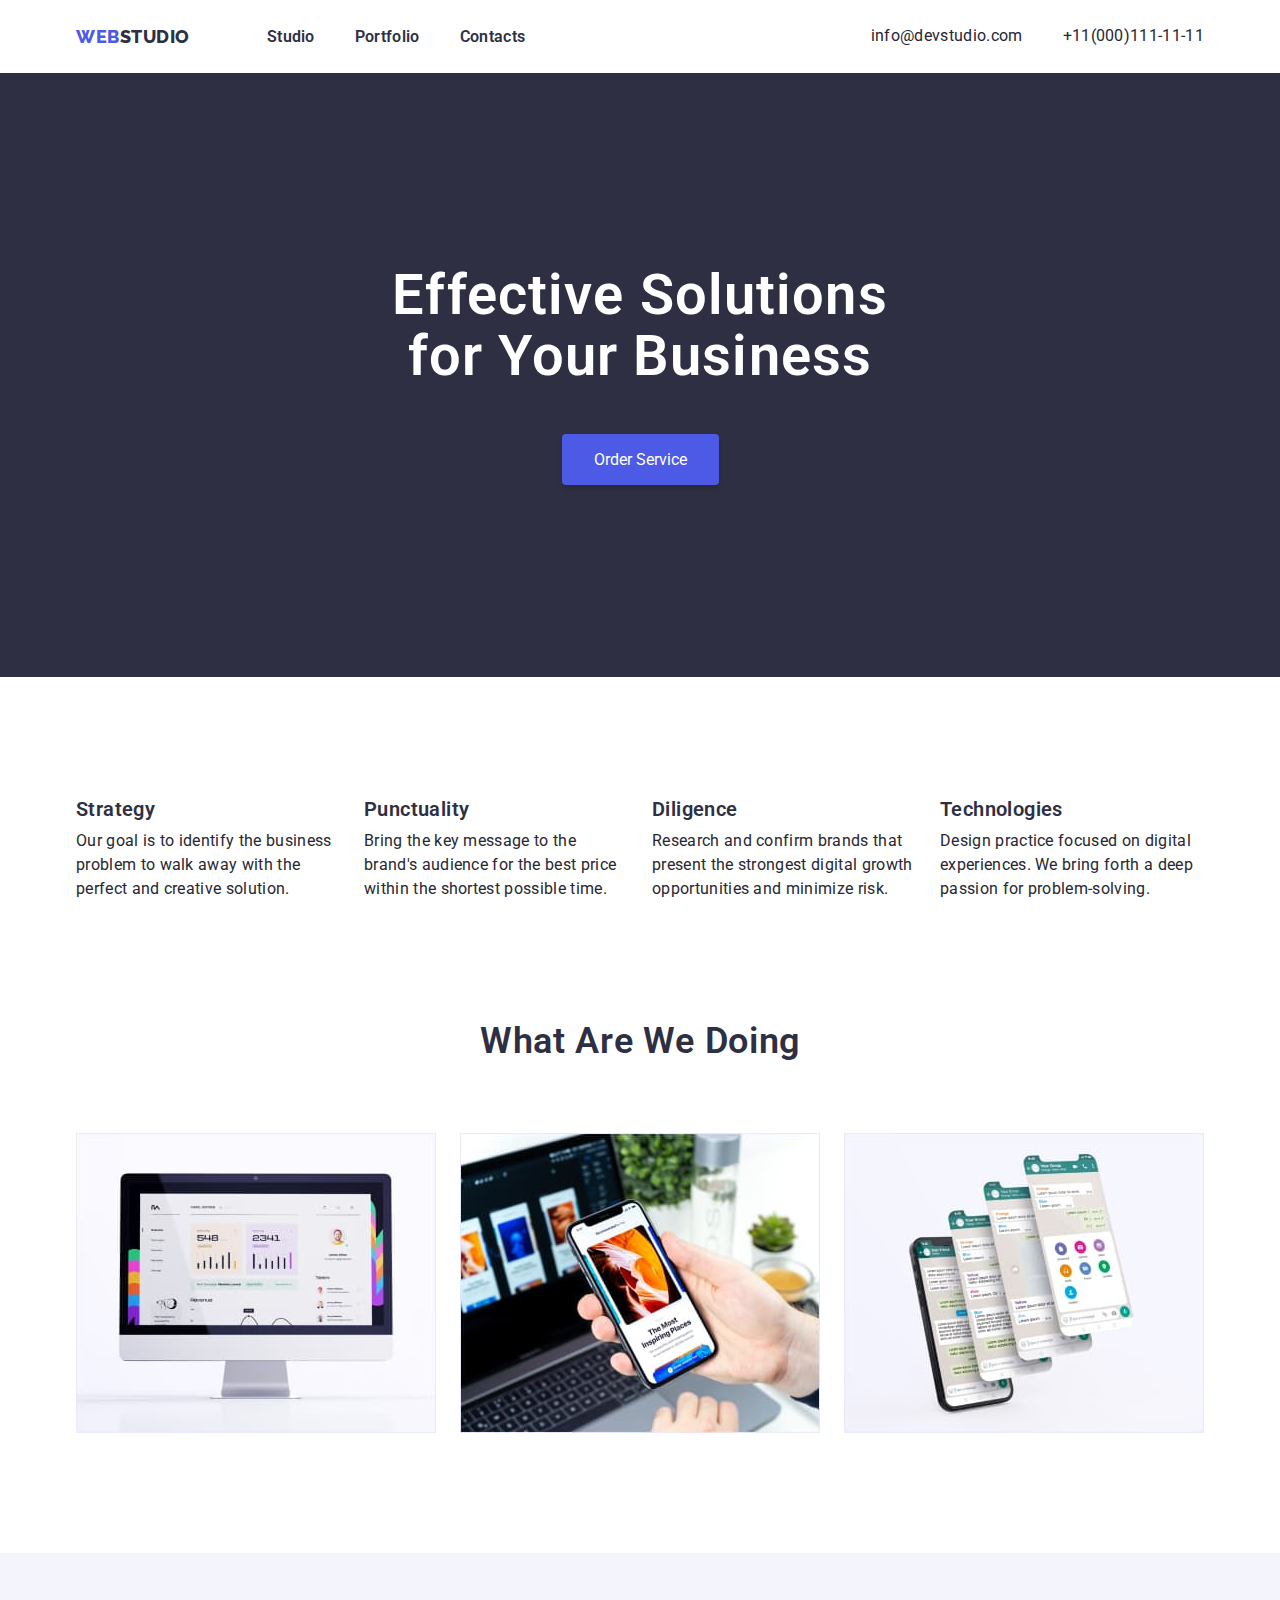
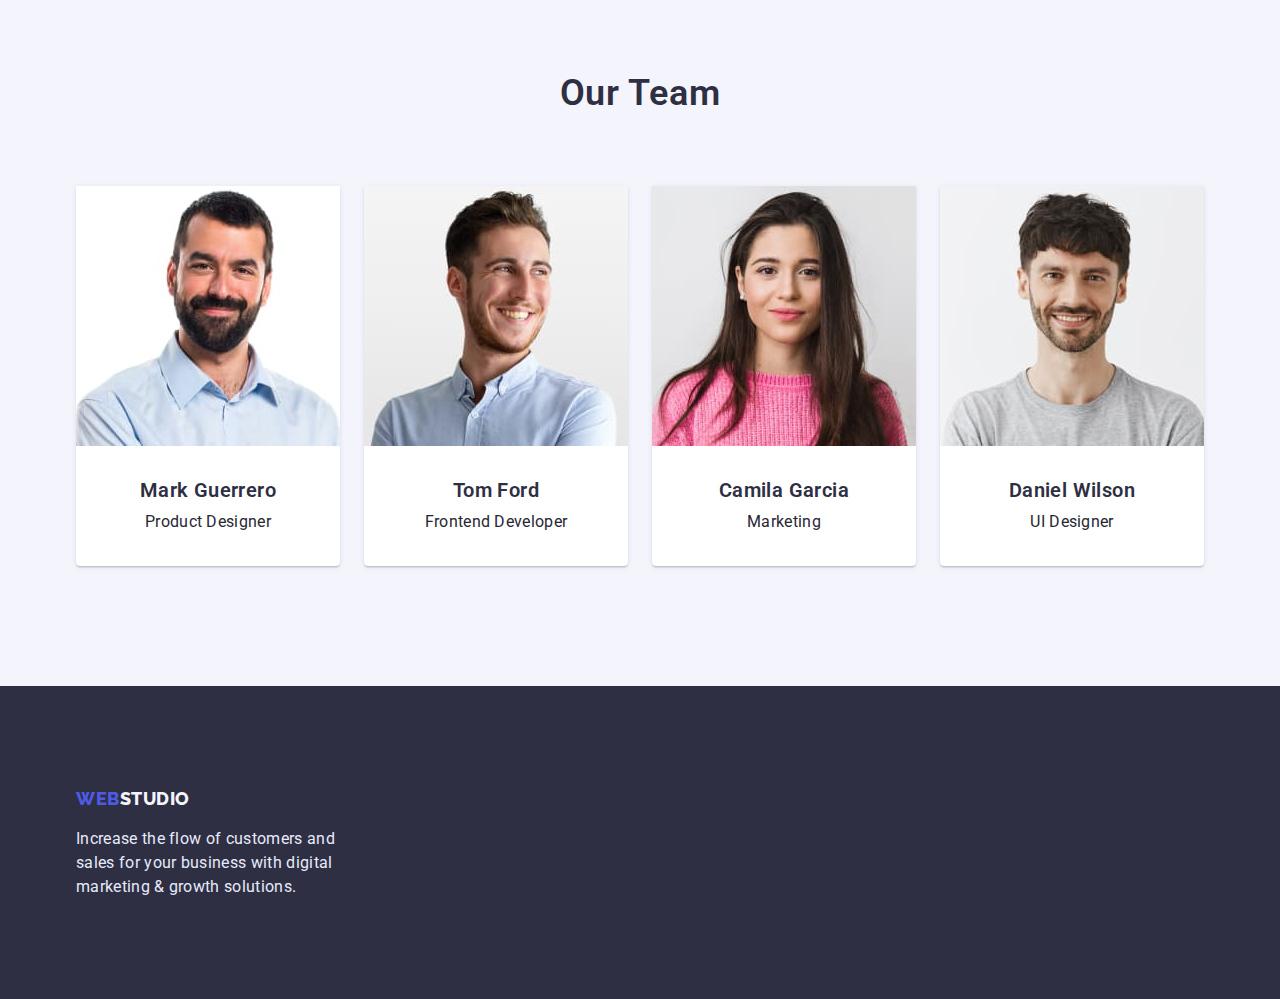
<file: index.html>
<!DOCTYPE html>
<html lang="uk">
  <head>
    <meta charset="UTF-8" />
    <meta http-equiv="X-UA-Compatible" content="IE=edge" />
    <meta name="viewport" content="width=device-width, initial-scale=1.0" />
    <link rel="stylesheet" href="css/modern-normalize.css" />
    <link rel="stylesheet" href="css/style.css" />
    <link rel="preconnect" href="https://fonts.googleapis.com" />
    <link rel="preconnect" href="https://fonts.gstatic.com" crossorigin />
    <link
      href="https://fonts.googleapis.com/css2?family=Raleway:wght@800&family=Roboto:wght@400;700&display=swap"
      rel="stylesheet"
    />
    <link rel="preconnect" href="https://fonts.googleapis.com" />
    <link rel="preconnect" href="https://fonts.gstatic.com" crossorigin />
    <link
      href="https://fonts.googleapis.com/css2?family=Raleway:wght@800&display=swap"
      rel="stylesheet"
    />
    <title>webstudio</title>
  </head>
  <body>
    <header>
      <div class="container header">
        <nav class="header__menu">
          <a class="logo" href="index.html"><span>Web</span>Studio</a>
          <ul class="header__menu__list">
            <li><a class="header__menu__link" href="index.html">Studio</a></li>
            <li>
              <a class="header__menu__link" href="portfolio.html">Portfolio</a>
            </li>
            <li><a class="header__menu__link" href="#">Contacts</a></li>
          </ul>
        </nav>
        <ul class="header__contact">
          <li>
            <a class="header__contact__link" href="mailto:info@devstudio.com"
              >info@devstudio.com</a
            >
          </li>
          <li>
            <a class="header__contact__link" href="tel:+110001111111"
              >+11(000)111-11-11</a
            >
          </li>
        </ul>
      </div>
    </header>
    <main>
      <section class="main__header">
        <div class="container">
          <h1>Effective Solutions for Your Business</h1>
          <button type="button">Order Service</button>
        </div>
      </section>
      <section class="main__text">
        <div class="container">
          <ul class="main__text__list">
            <li>
              <h3>Strategy</h3>
              <p>
                Our goal is to identify the business problem to walk away with
                the perfect and creative solution.
              </p>
            </li>
            <li>
              <h3>Punctuality</h3>
              <p>
                Bring the key message to the brand's audience for the best price
                within the shortest possible time.
              </p>
            </li>
            <li>
              <h3>Diligence</h3>
              <p>
                Research and confirm brands that present the strongest digital
                growth opportunities and minimize risk.
              </p>
            </li>

            <li>
              <h3>Technologies</h3>
              <p>
                Design practice focused on digital experiences. We bring forth a
                deep passion for problem-solving.
              </p>
            </li>
          </ul>
        </div>
      </section>
      <section class="main__descr section">
        <div class="container">
          <h2>What are we doing</h2>
          <ul class="main__descr__list">
            <li>
              <img
                width="360"
                height="300"
                src="img/Rectangle1.jpg"
                alt="розробка десктопних сайтів"
              />
            </li>
            <li>
              <img
                width="360"
                height="300"
                src="img/Rectangle2.jpg"
                alt="розробка мобільних додатків"
              />
            </li>
            <li>
              <img
                width="360"
                height="300"
                src="img/Rectangle3.jpg"
                alt="розробка дизайну"
              />
            </li>
          </ul>
        </div>
      </section>
      <section class="main__team section">
        <div class="container">
          <h2>Our Team</h2>
          <ul class="main__team__list">
            <li class="teammate">
              <img
                width="264"
                height="260"
                src="img/teams/img.jpg"
                alt="Марк Герреро"
              />
              <div class="teammate__text">
                <h3>Mark Guerrero</h3>
                <p>Product Designer</p>
              </div>
            </li>
            <li class="teammate">
              <img
                width="264"
                height="260"
                src="img/teams/img1.jpg"
                alt="Том Форд"
              />
              <div class="teammate__text">
                <h3>Tom Ford</h3>
                <p>Frontend Developer</p>
              </div>
            </li>
            <li class="teammate">
              <img
                width="264"
                height="260"
                src="img/teams/img2.jpg"
                alt="Каміла Гарсія"
              />
              <div class="teammate__text">
                <h3>Camila Garcia</h3>
                <p>Marketing</p>
              </div>
            </li>
            <li class="teammate">
              <img
                width="264"
                height="260"
                src="img/teams/img3.jpg"
                alt="Деніел Вілсон"
              />
              <div class="teammate__text">
                <h3>Daniel Wilson</h3>
                <p>UI Designer</p>
              </div>
            </li>
          </ul>
        </div>
      </section>
    </main>
    <footer>
      <div class="container">
        <a class="logo logo__footer" href="index.html"
          ><span>Web</span>Studio</a
        >
        <p>
          Increase the flow of customers and sales for your business with
          digital marketing & growth solutions.
        </p>
      </div>
    </footer>
  </body>
</html>
</file>
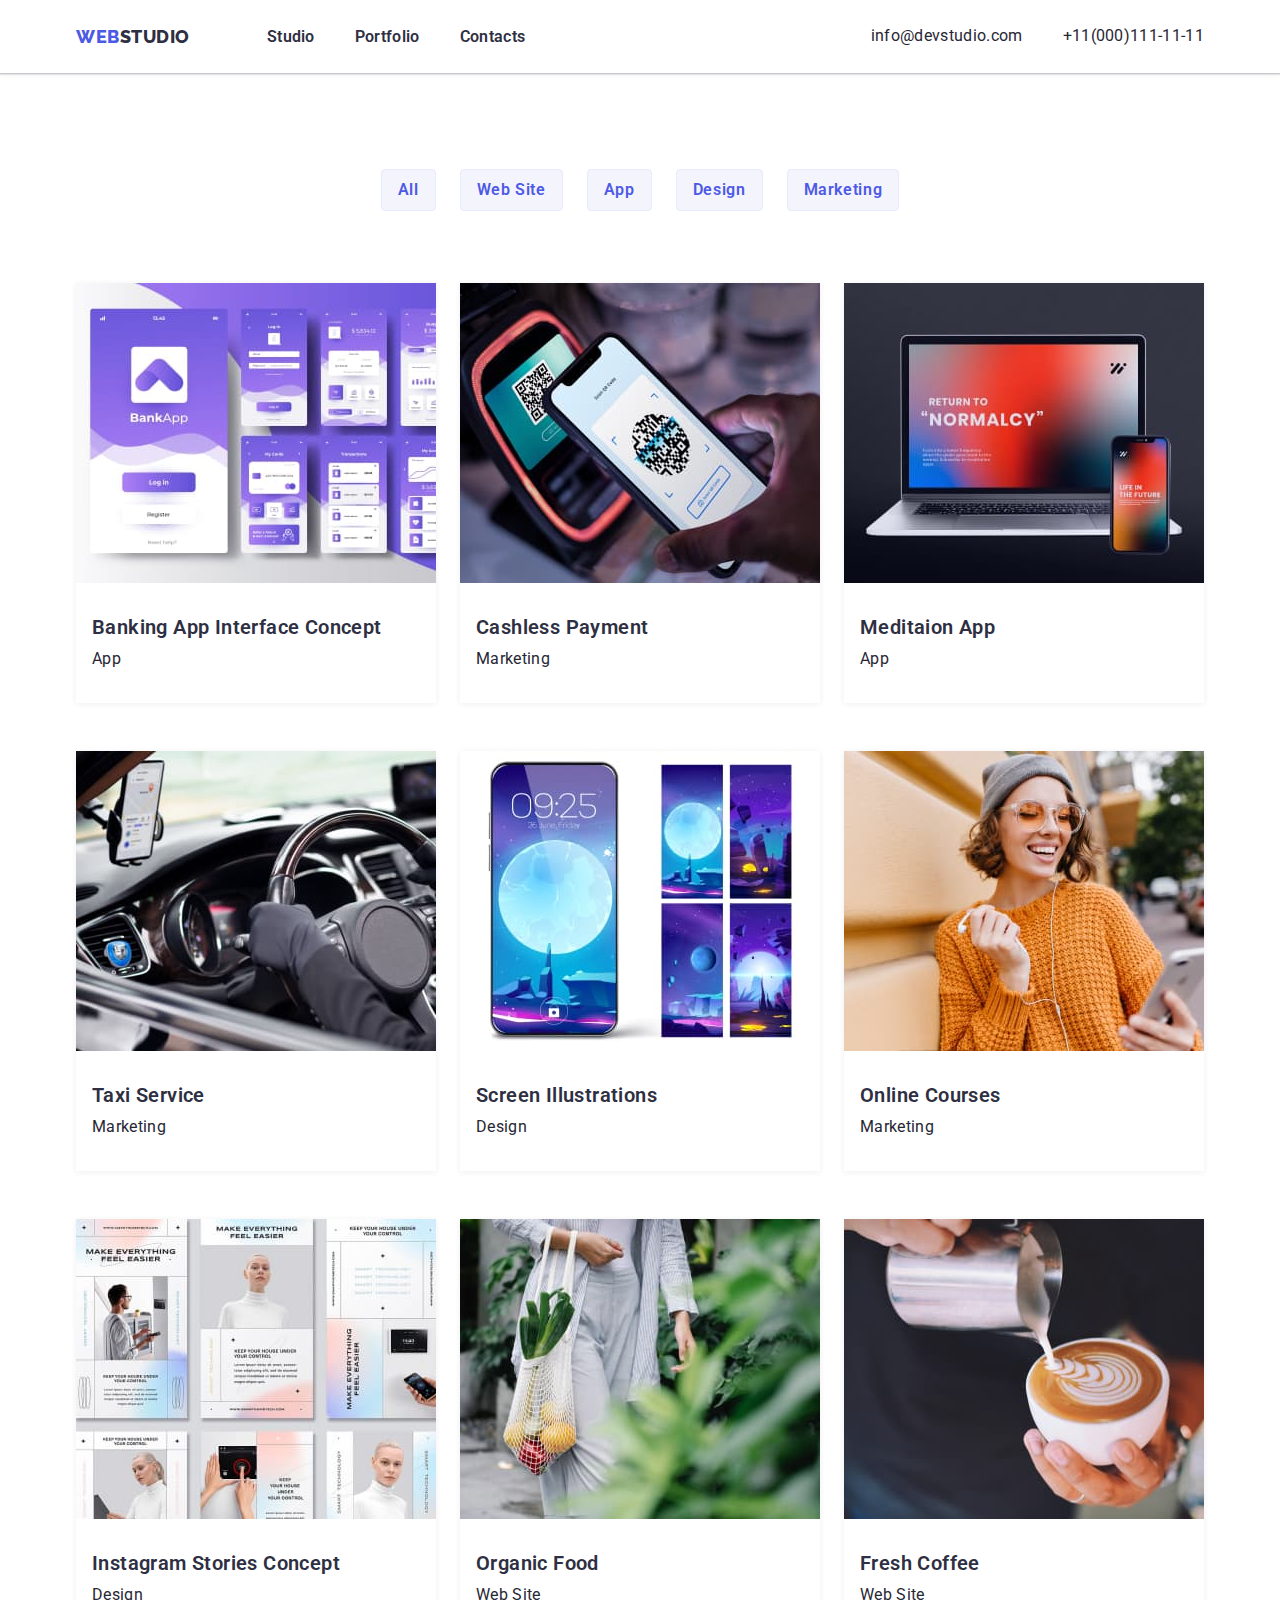
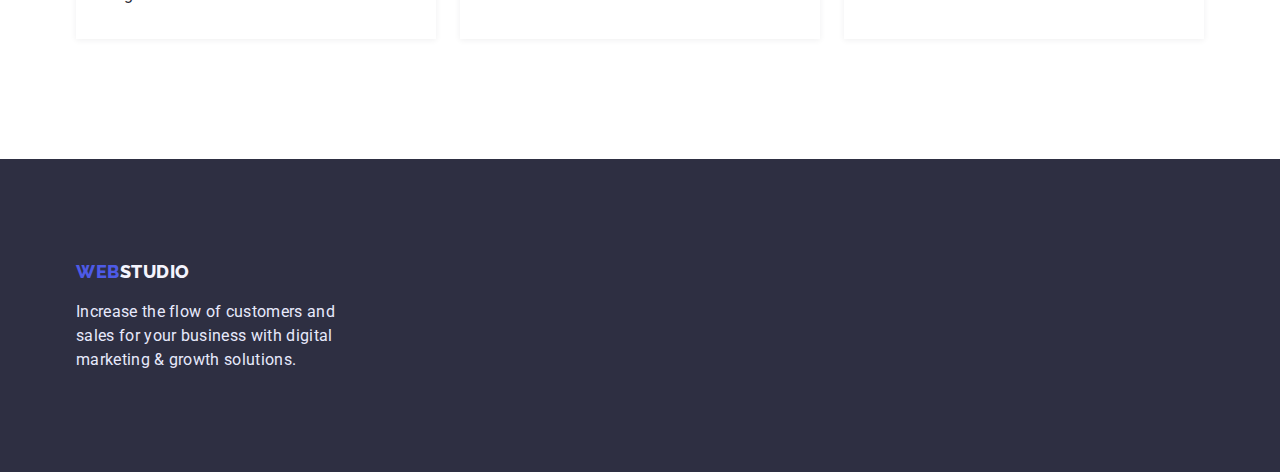
<file: portfolio.html>
<!DOCTYPE html>
<html lang="en">
  <head>
    <meta charset="UTF-8" />
    <meta http-equiv="X-UA-Compatible" content="IE=edge" />
    <meta name="viewport" content="width=device-width, initial-scale=1.0" />
    <link rel="stylesheet" href="css/modern-normalize.css" />
    <link rel="stylesheet" href="css/style.css" />
    <link rel="preconnect" href="https://fonts.googleapis.com" />
    <link rel="preconnect" href="https://fonts.gstatic.com" crossorigin />
    <link
      href="https://fonts.googleapis.com/css2?family=Raleway:wght@800&family=Roboto:wght@400;700&display=swap"
      rel="stylesheet"
    />
    <link rel="preconnect" href="https://fonts.googleapis.com" />
    <link rel="preconnect" href="https://fonts.gstatic.com" crossorigin />
    <link
      href="https://fonts.googleapis.com/css2?family=Raleway:wght@800&display=swap"
      rel="stylesheet"
    />
    <title>Document</title>
  </head>
  <body>
    <header>
      <div class="container header">
        <nav class="header__menu">
          <a class="logo" href="index.html"><span>Web</span>Studio</a>
          <ul class="header__menu__list">
            <li><a class="header__menu__link" href="index.html">Studio</a></li>
            <li>
              <a class="header__menu__link" href="portfolio.html">Portfolio</a>
            </li>
            <li><a class="header__menu__link" href="#">Contacts</a></li>
          </ul>
        </nav>
        <ul class="header__contact">
          <li>
            <a class="header__contact__link" href="mailto:info@devstudio.com"
              >info@devstudio.com</a
            >
          </li>
          <li>
            <a class="header__contact__link" href="tel:+110001111111"
              >+11(000)111-11-11</a
            >
          </li>
        </ul>
      </div>
    </header>
    <main>
      <section class="portfolio__content">
        <div class="container">
          <h1 class="visually-hidden">Портфолио</h1>
          <ul class="portfolio__buttons">
            <li><button type="button">All</button></li>
            <li><button type="button">Web Site</button></li>
            <li><button type="button">App</button></li>
            <li><button type="button">Design</button></li>
            <li><button type="button">Marketing</button></li>
          </ul>
          <ul class="portfolio__item">
            <li>
              <img
                width="360"
                height="300"
                src="img/portfolio/img11.jpg"
                alt="
      Концепція інтерфейсу банківської програми"
              />
              <div class="portfolio__item__text">
                <h3>Banking App Interface Concept</h3>
                <p>App</p>
              </div>
            </li>
            <li>
              <img
                width="360"
                height="300"
                src="img/portfolio/img12.jpg"
                alt="
        Безготівковий розрахунок"
              />
              <div class="portfolio__item__text">
                <h3>Cashless Payment</h3>
                <p>Marketing</p>
              </div>
            </li>
            <li>
              <img
                width="360"
                height="300"
                src="img/portfolio/img13.jpg"
                alt="
        Додаток для медитації"
              />
              <div class="portfolio__item__text">
                <h3>Meditaion App</h3>
                <p>App</p>
              </div>
            </li>
            <li>
              <img
                width="360"
                height="300"
                src="img/portfolio/img14.jpg"
                alt="
      Служба таксі"
              />
              <div class="portfolio__item__text">
                <h3>Taxi Service</h3>
                <p>Marketing</p>
              </div>
            </li>
            <li>
              <img
                width="360"
                height="300"
                src="img/portfolio/img15.jpg"
                alt="
        Екранні ілюстрації"
              />
              <div class="portfolio__item__text">
                <h3>Screen Illustrations</h3>
                <p>Design</p>
              </div>
            </li>
            <li>
              <img
                width="360"
                height="300"
                src="img/portfolio/img16.jpg"
                alt="Онлайн курси"
              />
              <div class="portfolio__item__text">
                <h3>Online Courses</h3>
                <p>Marketing</p>
              </div>
            </li>
            <li>
              <img
                width="360"
                height="300"
                src="img/portfolio/img17.jpg"
                alt="Концепція Інстаграм исторії"
              />
              <div class="portfolio__item__text">
                <h3>Instagram Stories Concept</h3>
                <p>Design</p>
              </div>
            </li>
            <li>
              <img
                width="360"
                height="300"
                src="img/portfolio/img18.jpg"
                alt="Натуральні харчові продукти"
              />
              <div class="portfolio__item__text">
                <h3>Organic Food</h3>
                <p>Web Site</p>
              </div>
            </li>
            <li>
              <img
                width="360"
                height="300"
                src="img/portfolio/img19.jpg"
                alt="Свіжа кава"
              />
              <div class="portfolio__item__text">
                <h3>Fresh Coffee</h3>
                <p>Web Site</p>
              </div>
            </li>
          </ul>
        </div>
      </section>
    </main>
    <footer>
      <div class="container">
        <a class="logo logo__footer" href="index.html"
          ><span>Web</span>Studio</a
        >
        <p>
          Increase the flow of customers and sales for your business with
          digital marketing & growth solutions.
        </p>
      </div>
    </footer>
  </body>
</html>
</file>
<file: css/style.css>
* {
  text-decoration: none;
  list-style: none;
  padding: 0;
  margin: 0;
}

img {
  display: block;
  width: 100%;
  height: auto;
}

body {
  font-weight: 400;
  color: var(--brand-color2);
  font-family: "Roboto", sans-serif;
}

:root {
  --brand-color: #272734;
  --blu-color: #4d5ae5;
  --blu-color2: #404bbf;
  --brand-color2: #2e2f42;
  --white-color: #fff;
  --white-color2: #f4f4fd;
  --white-color3: #e7e9fc;
}

.section {
  padding: 120px 0;
}

.container {
  padding: 0 15px;
  width: 1158px;
  margin: 0 auto;
}

.logo {
  font-weight: 800;
  font-size: 18px;
  line-height: 1.4;
  display: flex;
  align-items: center;
  letter-spacing: 0.03em;
  text-transform: uppercase;
  color: var(--brand-color2);
  font-family: "Raleway", sans-serif;
}

.logo span {
  color: var(--blu-color);
}

header {
  padding: 24px 0;
  box-shadow: 0px 2px 1px rgba(46, 47, 66, 0.08),
    0px 1px 1px rgba(46, 47, 66, 0.16), 0px 1px 6px rgba(46, 47, 66, 0.08);
}

.header {
  display: flex;
}

.header__menu {
  display: flex;
}

.header__menu__list {
  display: flex;
  align-items: center;
  margin: 0 0 0 77px;
}

.header__menu__list a {
  color: var(--brand-color2);
  font-weight: 600;
  font-size: 16px;
  line-height: 1.5;
  letter-spacing: 0.02em;
}

.header__menu__list li {
  margin: 0 40px 0 0;
}

.header__menu__list li:nth-child(3) {
  margin: 0;
}

.header__menu__link:hover,
.header__menu__link:focus {
  color: var(--brand-color);
}

.header__menu__link:active {
  color: var(--blu-color);
}

.header__contact {
  display: flex;
  margin-left: auto;
}

.header__contact li a {
  color: var(--brand-color);
  font-weight: 400;
  font-size: 16px;
  line-height: 1.5;
  letter-spacing: 0.02em;
}

.header__contact li {
  margin: 0 0 0 40px;
}

.header__contact li:nth-child(1) {
  margin: 0;
}

.header__contact__link:hover,
.header__contact__link:focus {
  color: var(--brand-color);
}

.header__contact__link:active {
  color: var(--blu-color);
}

.main__header {
  background-color: var(--brand-color2);
  padding: 192px 0;
  text-align: center;
}

.container__main__header {
  display: flex;
  flex-direction: column;
  align-items: center;
}

.main__header h1 {
  font-weight: 600;
  font-size: 56px;
  line-height: 1.08;
  text-align: center;
  letter-spacing: 0.02em;
  color: var(--white-color);
  margin: 0 auto;
  width: 496px;
}

.main__header button {
  max-width: 170px;
  background: var(--blu-color);
  box-shadow: 0px 4px 4px rgb(0 0 0 / 15%);
  border-radius: 4px;
  font-size: 16px;
  line-height: 1.19;
  color: var(--white-color);
  border: none;
  cursor: pointer;
  margin: 48px 0 0 0;
  padding: 16px 32px;
}

.main__header button:hover {
  box-shadow: 0px 1px 6px rgba(46, 47, 66, 0.08),
    0px 1px 1px rgba(46, 47, 66, 0.16), 0px 2px 1px rgba(46, 47, 66, 0.08);
}

.main__header button:active {
  background: var(--blu-color2);
  box-shadow: 0px 4px 4px rgba(0, 0, 0, 0.15);
}

.main__text {
  padding: 120px 0 0 0;
}

.main__text__list {
  display: flex;
  gap: 24px;
}

.main__text__list li {
  max-width: 264px;
}

.main__text h3 {
  font-weight: 600;
  font-size: 20px;
  line-height: 1.2;
  letter-spacing: 0.02em;
  margin: 0 0 8px 0;
}

.main__text p {
  font-size: 16px;
  line-height: 1.5;
  letter-spacing: 0.02em;
  color: var(--brand-color);
}

.main__descr h2 {
  font-weight: 600;
  font-size: 36px;
  line-height: 1.12;
  text-align: center;
  letter-spacing: 0.02em;
  text-transform: capitalize;
  margin: 0 0 72px 0;
}

.main__descr__list {
  display: flex;
  gap: 24px;
}

.main__team {
  background-color: var(--white-color2);
}

.main__team h2 {
  font-weight: 600;
  font-size: 36px;
  line-height: 1.12;
  text-align: center;
  letter-spacing: 0.02em;
  text-transform: capitalize;
  margin: 0 0 72px;
}

.main__team__list {
  display: flex;
  gap: 24px;
}

.teammate {
  background: #ffffff;
  box-shadow: 0px 1px 6px rgba(46, 47, 66, 0.08),
    0px 1px 1px rgba(46, 47, 66, 0.16), 0px 2px 1px rgba(46, 47, 66, 0.08);
  border-radius: 0px 0px 4px 4px;
}

.teammate__text {
  padding: 32px 16px;
}

.teammate h3 {
  font-weight: 600;
  font-size: 20px;
  line-height: 1.2;
  text-align: center;
  letter-spacing: 0.02em;
  margin: 0 0 8px 0;
}

.teammate p {
  font-size: 16px;
  line-height: 24px;
  text-align: center;
  letter-spacing: 0.02em;
  color: var(--brand-color);
}

footer {
  background-color: var(--brand-color2);
}

.logo__footer {
  color: var(--white-color2);
  display: inline-block;
}

/* Portfolio */

.visually-hidden {
  position: absolute;
  width: 1px;
  height: 1px;
  margin: -1px;
  border: 0;
  padding: 0;
  white-space: nowrap;
  clip-path: inset(100%);
  clip: rect(0 0 0 0);
  overflow: hidden;
}

.portfolio__content {
  padding: 96px 0 120px 0;
}

.portfolio__buttons {
  display: flex;
  justify-content: center;
}

.portfolio__buttons button {

  font-family: "Roboto";
  font-style: normal;
  font-weight: 600;
  font-size: 16px;
  line-height: 1.5;
  letter-spacing: 0.04em;
  background: var(--white-color2);
  border: 1px solid var(--white-color3);
  border-radius: 4px;
  color: var(--blu-color);
  cursor: pointer;
  padding: 8px 16px;
}

.portfolio__buttons li {
  margin: 0 24px 0 0;
}

.portfolio__buttons li:nth-child(5) {
  margin: 0;
}

.portfolio__buttons button:hover,
.portfolio__buttons button:focus {
  border: 1px solid var(--blu-color);
  background: var(--blu-color);
  box-shadow: 0px 3px 1px rgba(0, 0, 0, 0.1), 0px 2px 1px rgba(0, 0, 0, 0.08), 0px 2px 2px rgba(0, 0, 0, 0.12);
  color: var(--white-color);
}

.portfolio__buttons button:active {
  background: var(--blu-color2);
  box-shadow: 0px 3px 1px rgba(0, 0, 0, 0.1), 0px 2px 1px rgba(0, 0, 0, 0.08),
    0px 2px 2px rgba(0, 0, 0, 0.12);
  color: var(--white-color);
}

.portfolio__item {
  display: flex;
  flex-wrap: wrap;
  margin: 72px 0 0 0;
}

.portfolio__item__text {
  padding: 32px 0 32px 16px;
}
.portfolio__item li:nth-child(n + 7) {
  margin: 0 24px 0 0;
}
.portfolio__item li:nth-child(3n + 3) {
  margin: 0 0 48px 0;
}
.portfolio__item li:nth-child(9) {
  margin: 0;
}

.portfolio__item li {
  box-shadow: 0px 1px 6px rgba(46, 47, 66, 0.08);
  margin: 0 24px 48px 0;
}

.portfolio__item img {
  display: block;
}

.portfolio__item li:hover,
.portfolio__item li:focus {
  box-shadow: 0px 1px 6px rgba(46, 47, 66, 0.08),
    0px 1px 1px rgba(46, 47, 66, 0.16), 0px 2px 1px rgba(46, 47, 66, 0.08);
}

.portfolio__item h3 {
  font-weight: 600;
  font-size: 20px;
  line-height: 1.2;
  letter-spacing: 0.02em;
  margin: 0 0 8px 0;
}

.portfolio__item p {
  font-size: 16px;
  line-height: 1.5;
  letter-spacing: 0.02em;
  color: var(--brand-color);
}

/* footer */

footer {
  padding: 100px 0;
}

footer p {
  max-width: 264px;
  margin: 16px 0 0 0;
  font-size: 16px;
  line-height: 24px;
  letter-spacing: 0.02em;
  color: var(--white-color3);
}
</file>
